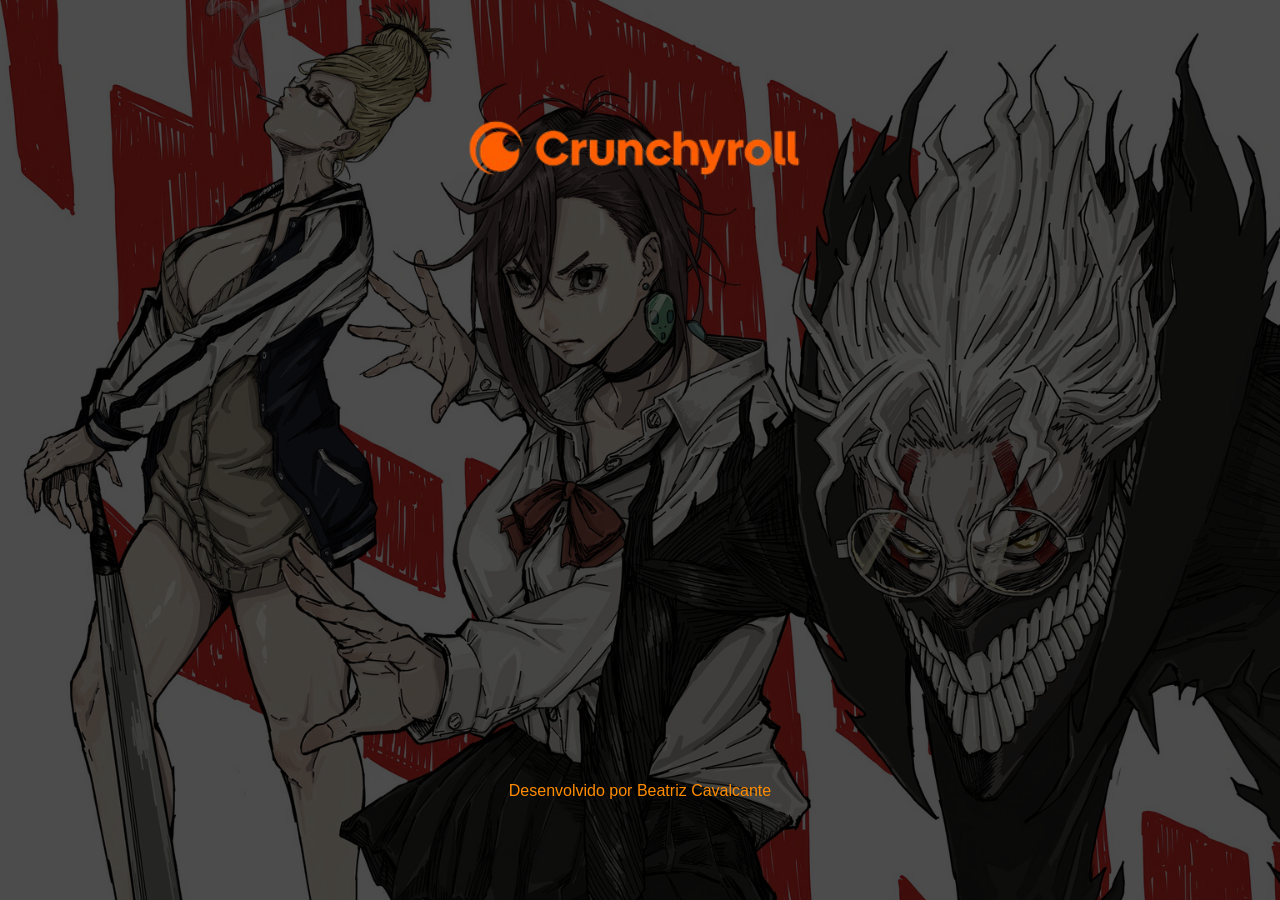
<file: index.html>
<!DOCTYPE html>
<html lang="pt-br">
<head>
    <meta charset="UTF-8">
    <meta name="viewport" content="width=device-width, initial-scale=1.0">
    <title>Crunchyroll - Loading</title>
    <link rel="stylesheet" href="style.css">
</head>
<body class="loading">
    <div class="overlay">
        <img src="Imagens/logo.png" alt="Crunchyroll" class="logo">
        <div class="footer-text">
            <p>Desenvolvido por Beatriz Cavalcante</p>            
        </div>
    </div>
    <script>
        setTimeout(() => {
            window.location.href = "login.html";}, 3000);
    </script>
</body>
</html>
</file>
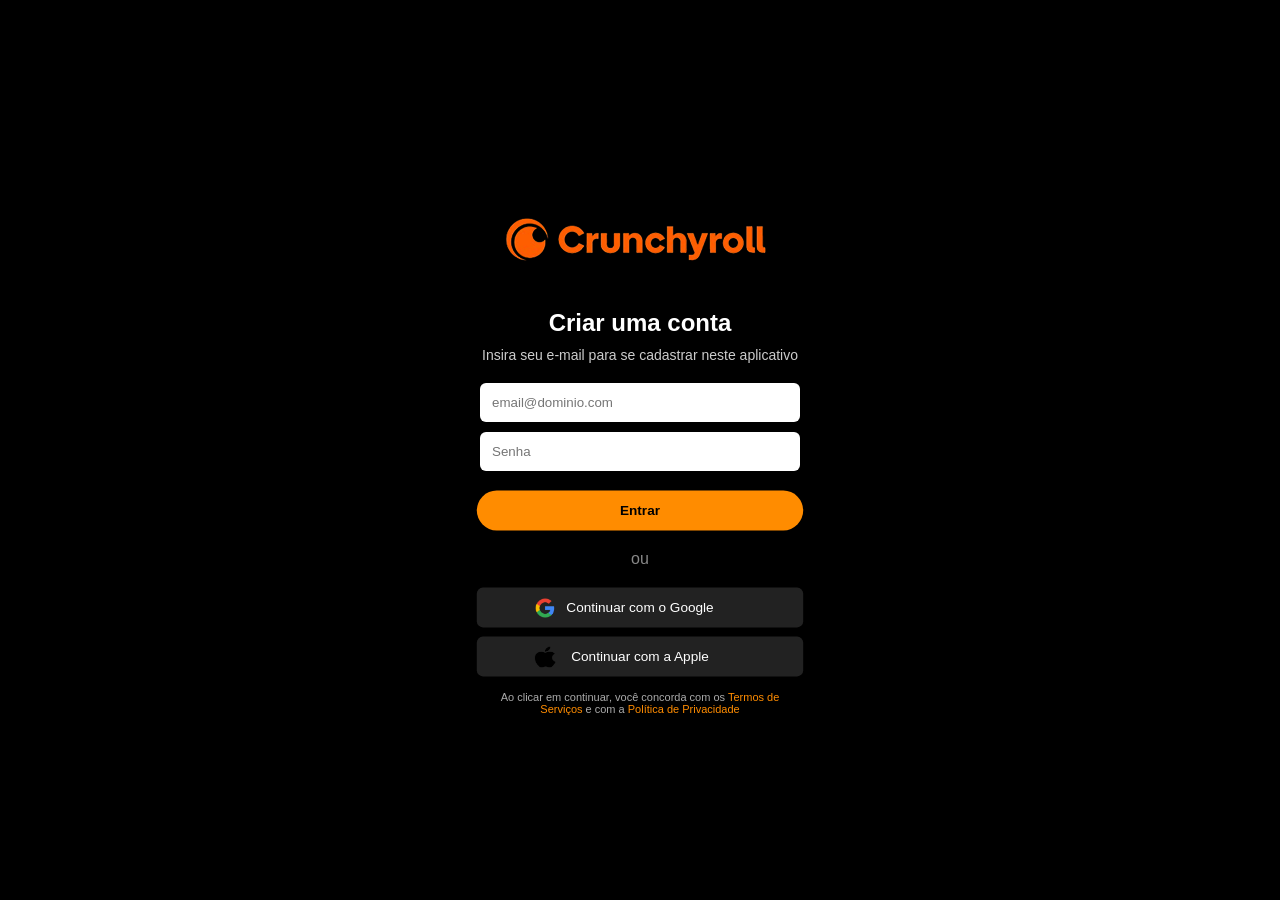
<file: login.html>
<!DOCTYPE html>
<html lang="pt-br">
<head>
    <meta charset="UTF-8">
    <meta name="viewport" content="width=device-width, initial-scale=1.0">
    <title>Crunchyroll - Login</title>
    <link rel="stylesheet" href="style.css">
</head>
<body class="login">
    <div class="container">
        <img src="Imagens/logo.png" alt="Crunchyroll">
        
        <h2>Criar uma conta</h2>
        <p class="subtitle">Insira seu e-mail para se cadastrar neste aplicativo</p>

        <input type="email" placeholder="email@dominio.com">
        <input type="password" placeholder="Senha">

        <button class="bnt-primary">Entrar</button>

        <div class="divider">ou</div>

        <button class="google">Continuar com o Google
            <img src="Imagens/Logo-Google-G.png" alt="google" class="icon">
        </button>

        <button class="apple">Continuar com a Apple
            <img src="Imagens/apple-logo.png" alt="">
        </button>

        <p class="terms">
            Ao clicar em continuar, você concorda com os 
            <span>Termos de Serviços</span> e com a <span>Política de Privacidade</span>
        </p>
    </div>
</body>
</html>
</file>
<file: style.css>
* {
    margin: 0;
    padding: 0;
    box-sizing: border-box;
    font-family: Arial, Helvetica, sans-serif;}

body {
    width: 100%;
    margin: 0;
    height: 100vh;
    background: black;
    color: white;}

body.loading {
    background-image: url(Imagens/dandadan.jpg);
    background-size: cover;
    background-position: center;
    background-repeat: no-repeat;}

.footer-text {
    text-align: center;
    color: #ff8c00;
    margin-bottom: 60px;
}

/* LOADING */

.loading {
    min-height: 100vh;
    width: 100%;}

.overlay {
    background: rgba(0, 0, 0, 0.7);
    height: 100%;
    display: flex;
    flex-direction: column;
    justify-content: space-between;
    align-items: center;
    padding: 40px 20px;}

.logo {
    width: 400px;
    max-width: 85%;
    margin-top: 40px;}

/* LOGIN */

.login {
    display: flex;
    justify-content: center;
    align-items: center;}

.container {
    width: 100%;
    max-width: 360px;
    padding: 20px;
    text-align: center;}

.container h2 {
    margin-top: 20px;}

.subtitle {
    font-size: 14px;
    margin: 10px 0 20px;
    color: #ccc;}

input {
    width: 100%;
    padding: 12px;
    margin-bottom: 10px;
    border-radius: 6px;
    border: none;}

button {
    cursor: pointer;
    transition: backgroud-color 0.3s ease, transform 0.2s ease;
    transform: scale(1.02);}

.bnt-primary {
    width: 100%;
    padding: 12px;
    background: #ff8c00;
    border: none;
    border-radius: 20px;
    color: black;
    font-weight: bold;
    margin-top: 10px;}

.bnt-primary:hover {
    background-color: #e67e00;}

.divider {
    margin: 20px 0;
    color: #888;}

.google, .apple {
    width: 100%;
    padding: 12px 16px;
    border-radius: 6px;
    border: none;
    margin-bottom: 10px;
    background: #222;
    color: white;
    display: flex;
    align-items: center;
    justify-content: center;
    gap: 10px;
    position: relative;
    transition: backgroud-color 0.3s ease;}

.google img, .apple img {
    width: 20px;
    height: 20px;
    position: absolute;
    left: 57px;}

.google:hover, .apple:hover {
    background-color: #3a3a3a;}

.terms {
    font-size: 11px;
    color: #aaa;
    margin-top: 15px;}

.terms span {
    color: #ff8c00;}
</file>
